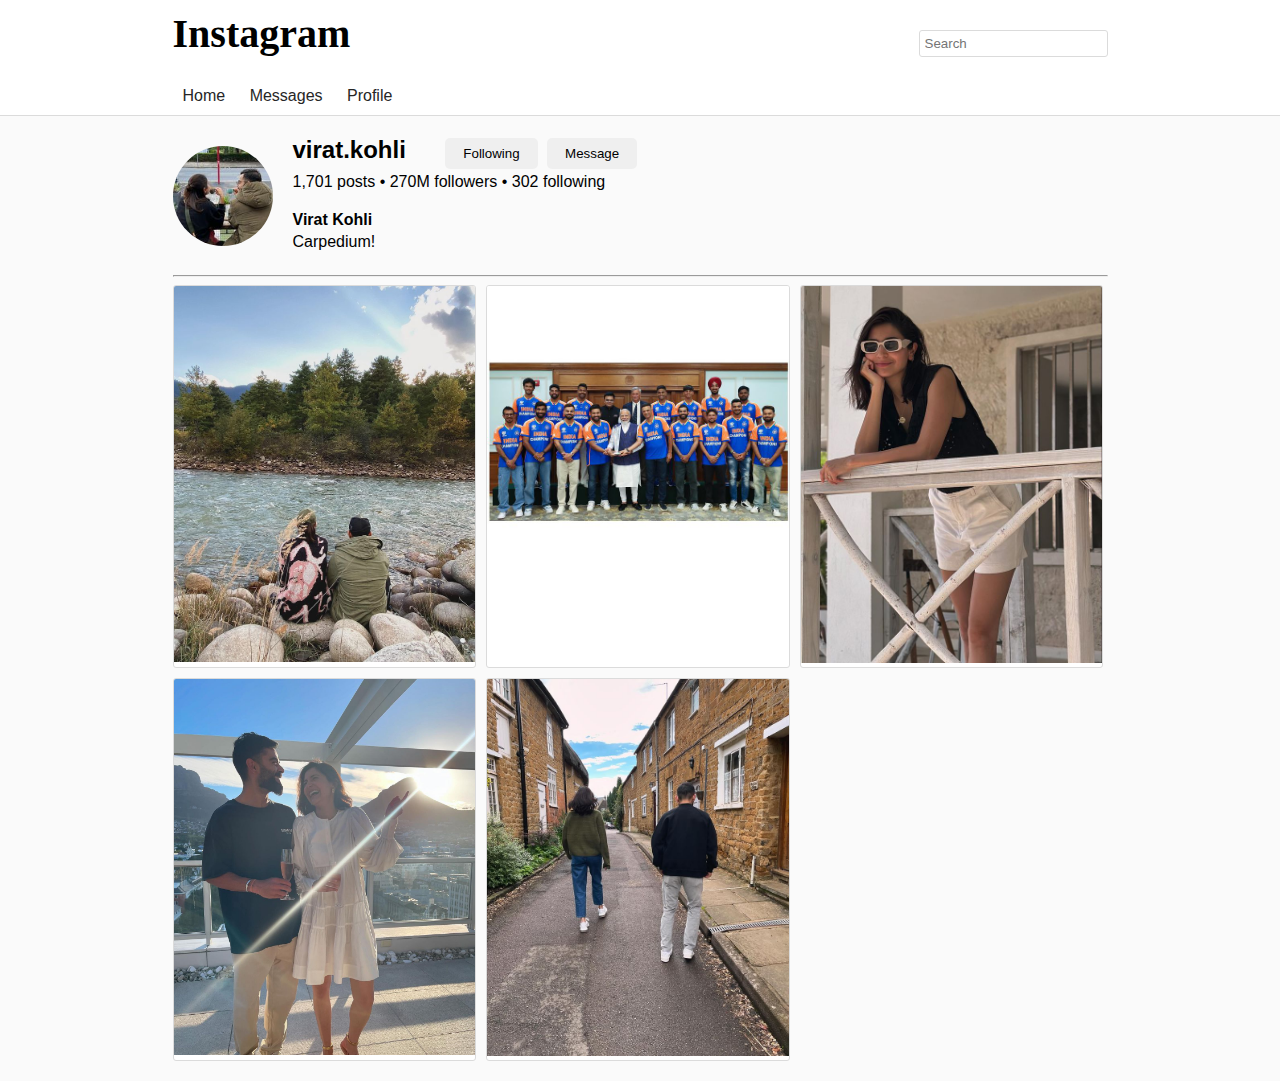
<file: index.html>
<!DOCTYPE html>
<html lang="en">

<head>
  <meta charset="UTF-8">
  <meta name="viewport" content="width=device-width, initial-scale=1.0">
  <title>Instagram Clone</title>
  <link rel="stylesheet" href="styles.css">
</head>

<body>
  <header>
    <div class="container">
      <div class="logo-box">
        <h1 class="logo">Instagram</h1>
        <input class="searchbox" type="text" placeholder="Search">
      </div>
      <nav>
        <a href="home.html">Home</a>
        <a href="#">Messages</a>
        <a href="index.html">Profile</a>
      </nav>
    </div>
  </header>

  <main>
    <div class="container">
      <div class="profile">
        <img src="image/profile-pic.jpg" alt="Profile Picture">
        <div class="profile-info">
          <h2>virat.kohli</h2>
          <button>Following</button>
          <button>Message</button>
          <p>1,701 posts • 270M followers • 302 following</p>
          <h4>Virat Kohli</h4>
          <p>Carpedium!</p>
        </div>
        
      </div>
      <hr>
      <div class="posts">
        <div class="post">
          <img src="image/post-0.jpg" alt="Post 0">
        </div>
        <div class="post">
          <img src="image/post-1.jpg" alt="Post 1">
        </div>
        <div class="post">
          <img src="image/post-2.jpg" alt="Post 2">
        </div>
        <div class="post">
          <img src="image/post-3.png" alt="Post 3">
        </div>
        <div class="post">
          <img src="image/post-4.jpg" alt="Post 4">
        </div>
      </div>
    </div>
  </main>
</body>

</html>
</file>
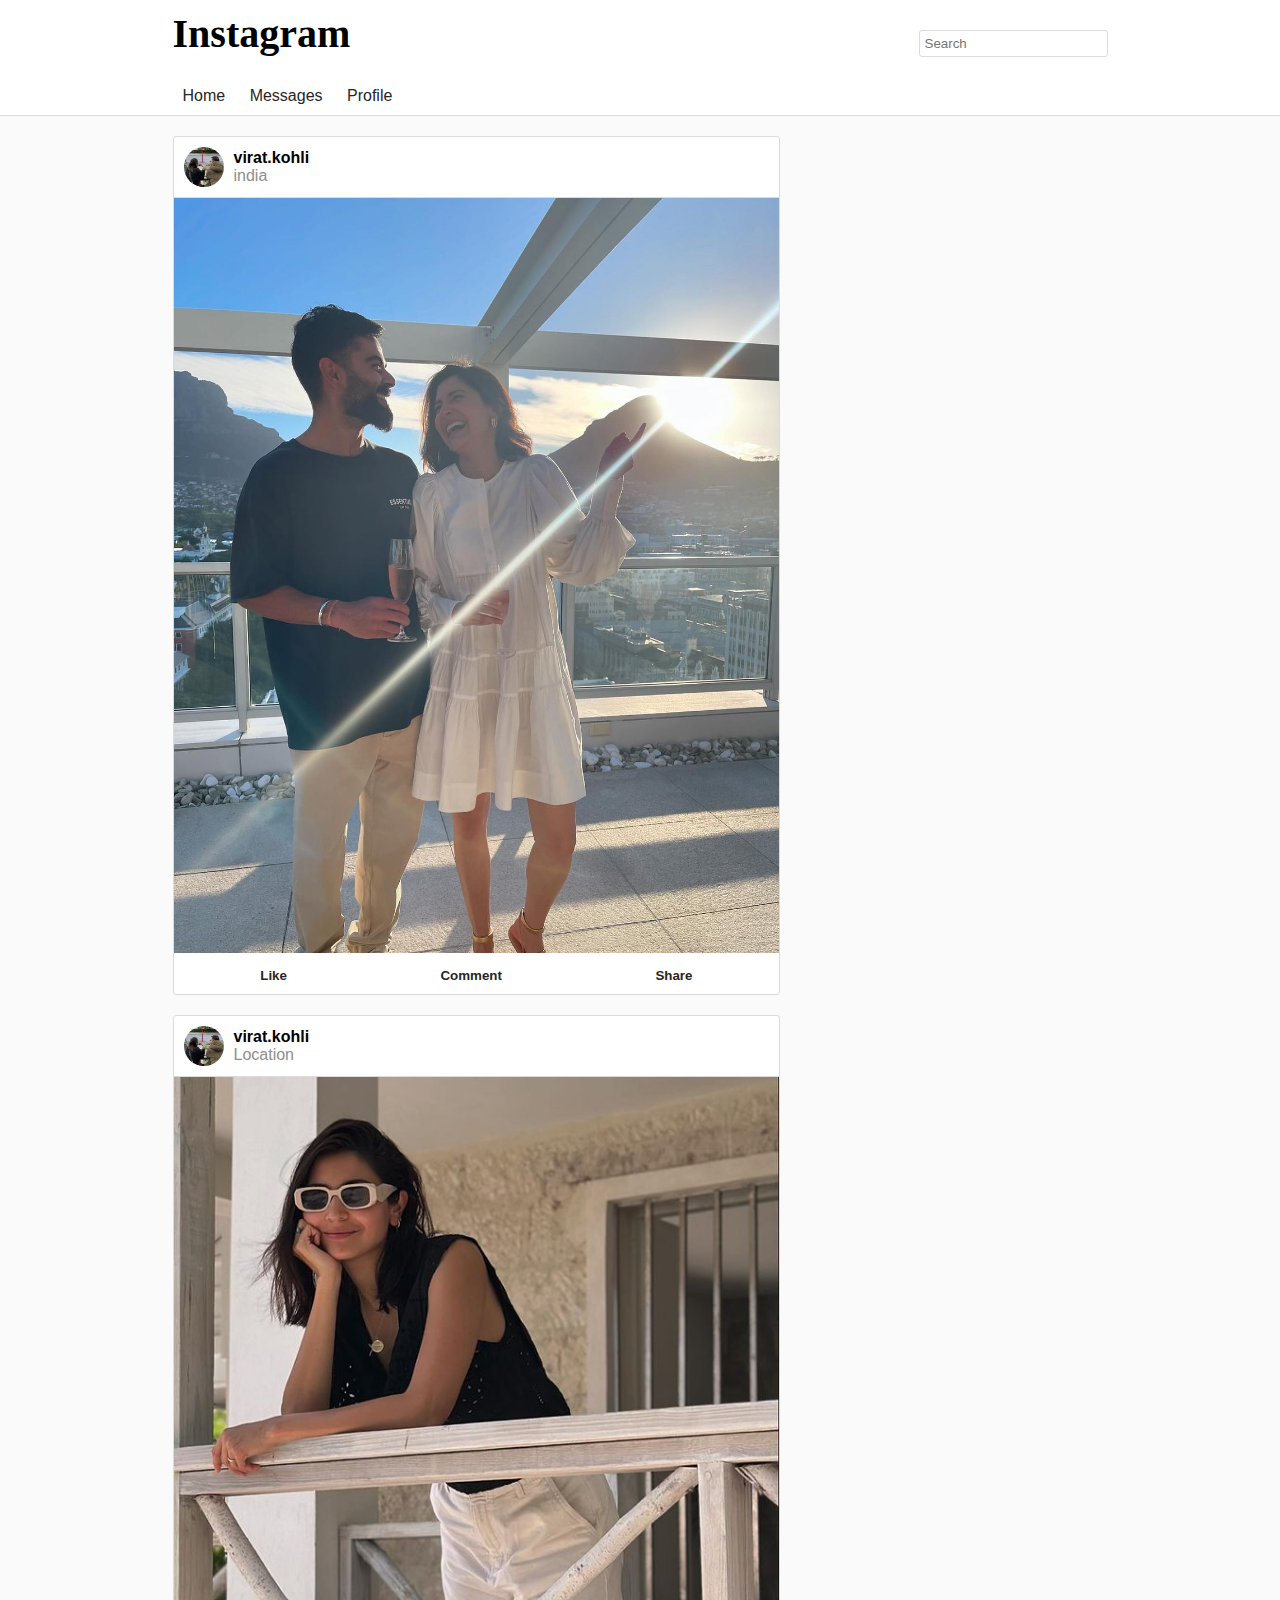
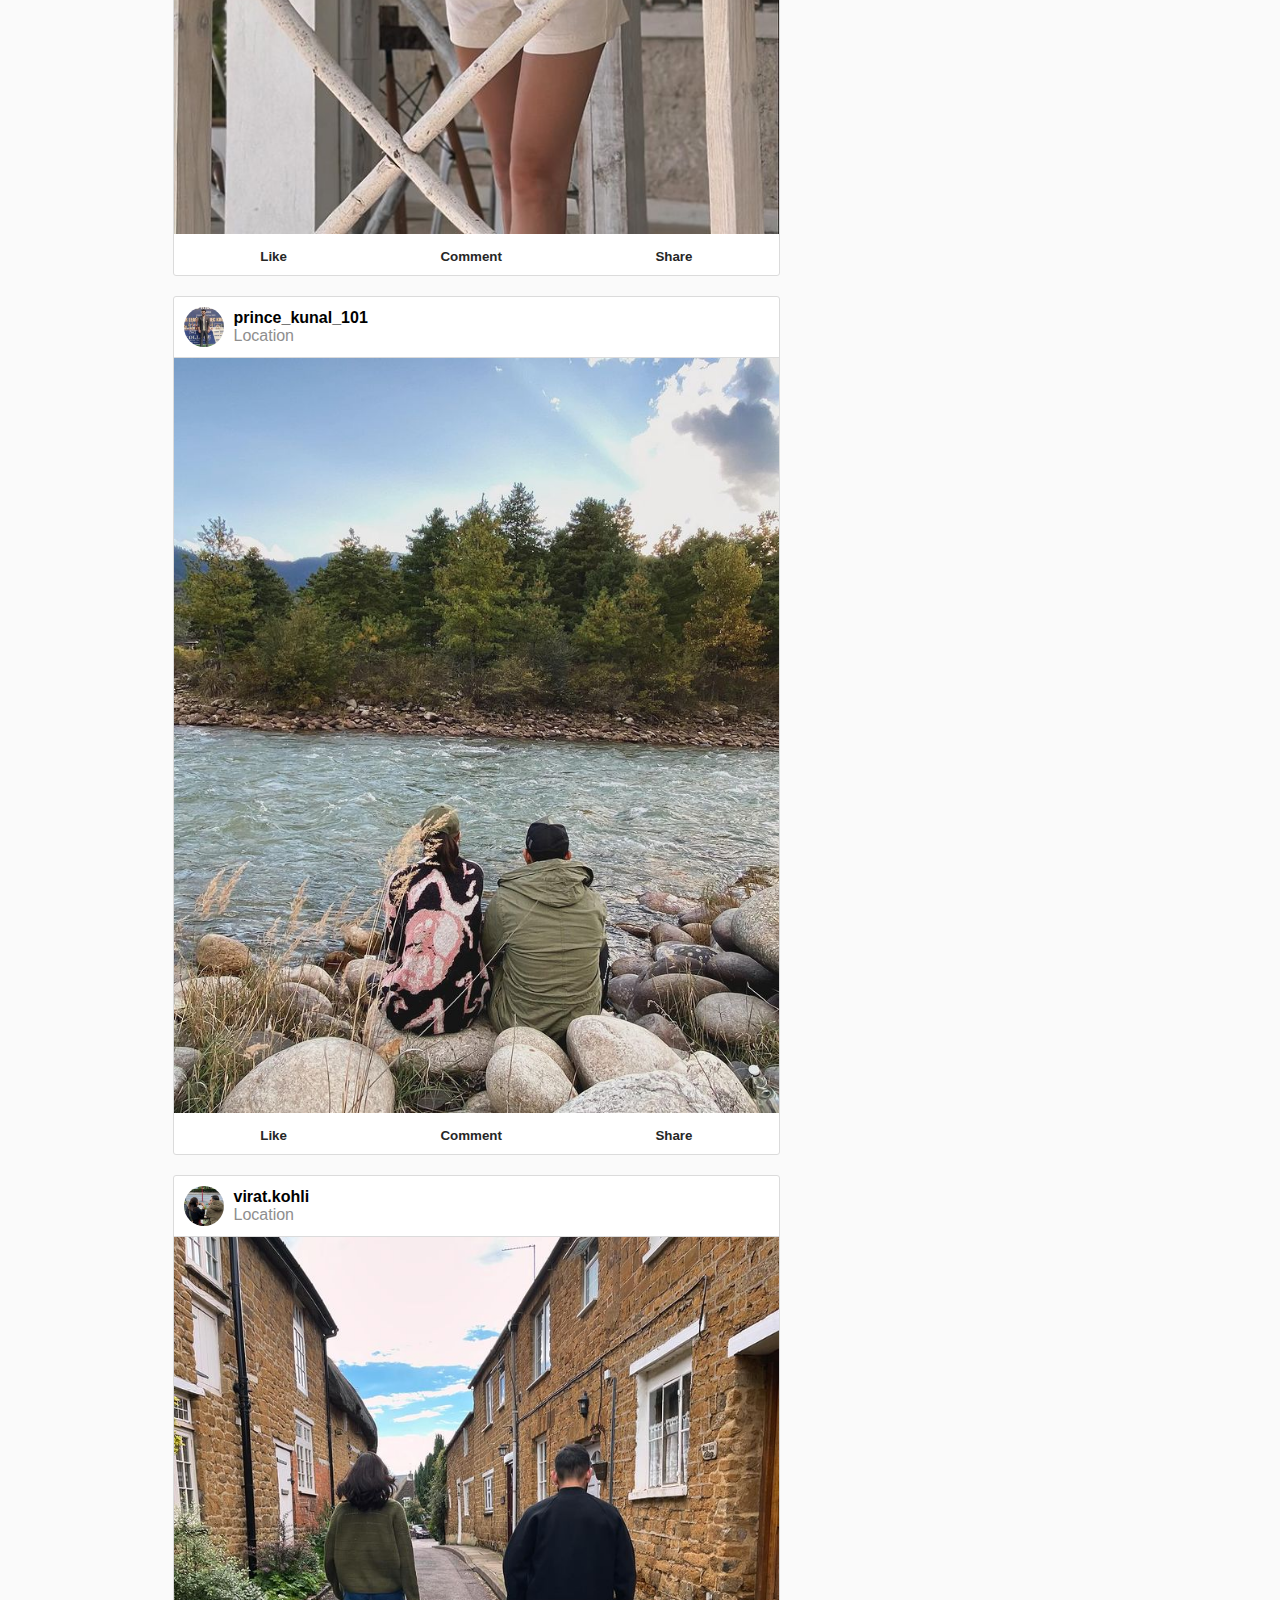
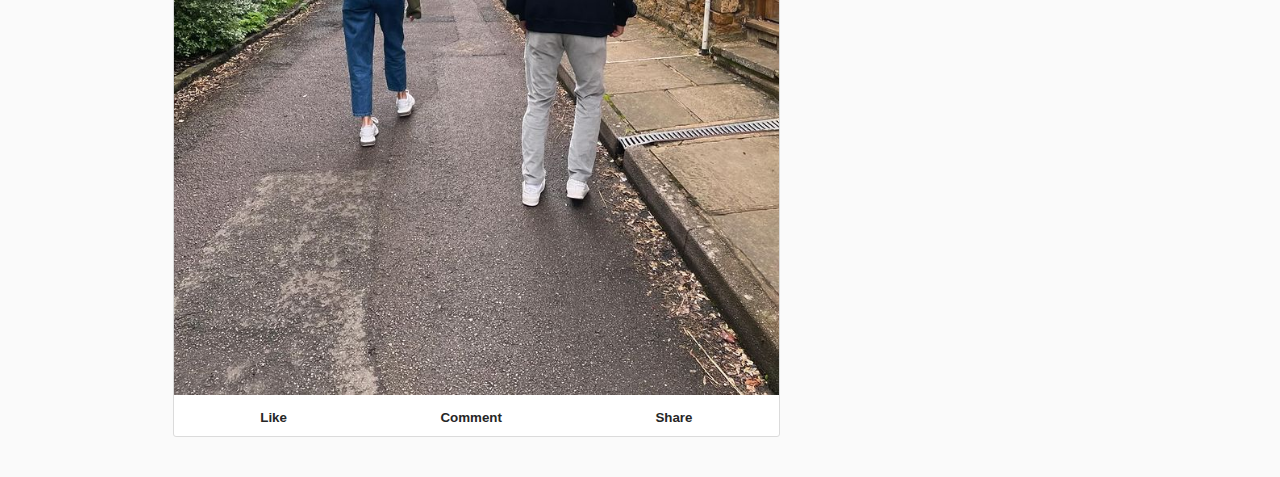
<file: home.html>
<!DOCTYPE html>
<html lang="en">

<head>
  <meta charset="UTF-8">
  <meta name="viewport" content="width=device-width, initial-scale=1.0">
  <title>Instagram Clone</title>
  <link rel="stylesheet" href="home.css" />
  <!-- <link rel="stylesheet" href="styles.css" /> -->
</head>

<body>
  <header>
    <div class="container">
      <div class="logo-box">
        <h1 class="logo">Instagram</h1>
        <input class="searchbox" type="text" placeholder="Search">
      </div>
      <nav>
        <a href="home.html">Home</a>
        <a href="#">Messages</a>
        <a href="index.html">Profile</a>
      </nav>
    </div>
  </header>


  <main>
    <div class="container">
      <div class="main-content">
        <div class="post">
          <div class="post-header">
            <img src="image/profile-pic.jpg" alt="User Avatar">
            <div class="user-info">
              <span class="username">virat.kohli</span>
              <span class="location">india</span>
            </div>
          </div>
          <img src="image/post-3.png" alt="Post Image" class="post-image">
          <div class="post-footer">
            <button>Like</button>
            <button>Comment</button>
            <button>Share</button>
          </div>
        </div>


        <div class="post">
          <div class="post-header">
            <img src="image/profile-pic.jpg" alt="User Avatar">
            <div class="user-info">
              <span class="username">virat.kohli</span>
              <span class="location">Location</span>
            </div>
          </div>
          <img src="image/post-2.jpg" alt="Post Image" class="post-image">
          <div class="post-footer">
            <button>Like</button>
            <button>Comment</button>
            <button>Share</button>
          </div>
        </div>


        <div class="post">
          <div class="post-header">
            <img src="image/profile-pic.png" alt="User Avatar">
            <div class="user-info">
              <span class="username">prince_kunal_101</span>
              <span class="location">Location</span>
            </div>
          </div>
          <img src="image/post-0.jpg" alt="Post Image" class="post-image">
          <div class="post-footer">
            <button>Like</button>
            <button>Comment</button>
            <button>Share</button>
          </div>
        </div>


        <div class="post">
          <div class="post-header">
            <img src="image/profile-pic.jpg" alt="User Avatar">
            <div class="user-info">
              <span class="username">virat.kohli</span>
              <span class="location">Location</span>
            </div>
          </div>
          <img src="image/post-4.jpg" alt="Post Image" class="post-image">
          <div class="post-footer">
            <button>Like</button>
            <button>Comment</button>
            <button>Share</button>
          </div>
        </div>


        <!-- Add more posts here -->
      </div>
<!--       
      <div class="sidebar">
        <div class="profile">
          <img src="image/profile-pic.png" alt="User Profile">
          <div class="profile-info">
            <span class="username">prince_kunal_101</span>
            <span class="name">Prince Kunal</span>
          </div>
        </div>
        <div class="suggestions">
          <span>Suggestions For You</span>
            Add suggestions here 

        </div>
      </div> -->
    </div>
  </main>
</body>

</html>
</file>
<file: styles.css>
body {
  font-family: Arial, sans-serif;
  margin: 0;
  padding: 0;
  background-color: #fafafa;
}

header {
  background-color: #fff;
  border-bottom: 1px solid #dbdbdb;
  padding: 10px 0;
}

.container {
  width: 90%;
  margin: 0 auto;
  max-width: 935px;
}
.logo-box{
  align-items: end;
  display:flex;
  justify-content: space-between;
  margin-bottom: 30px;
}
.logo {
  font-family: 'Billabong', cursive;
  font-size: 2.5em;
  margin: 0;
  
}



input[type="text"] {
  padding: 5px;
  border: 1px solid #dbdbdb;
  border-radius: 3px;
}

nav a {
  margin: 0 10px;
  text-decoration: none;
  color: #262626;
}

main {
  padding: 20px 0;
}

.profile {
  display: flex;
  align-items: center;
  margin-bottom: 20px;
}

.profile img {
  border-radius: 50%;
  width: 100px;
  height: 100px;
  margin-right: 20px;
}

.profile-info h2 {
  margin: 0;
  display: inline;
  margin-right: 30px;
}

.profile-info button {
  margin-left: 5px;
  border: none;
  padding: 8px 18px;
  border-radius: 5px;
  cursor: pointer;
}

.profile-info h4 {
  margin-top: 20px;
  margin-bottom: 0;
  font-weight: 600;

}

.profile-info p {
  margin: 4px 0;
}

.posts {
  display: flex;
  flex-wrap: wrap;
  gap: 10px;
}

.post {
  width: calc(33.333% - 10px);
  background-color: #fff;
  border: 1px solid #dbdbdb;
  border-radius: 3px;
  overflow: hidden;
}

.post img {
  width: 100%;
  height: auto;
}
</file>
<file: home.css>
body {
  font-family: Arial, sans-serif;
  background-color: #fafafa;
  margin: 0;
  padding: 0;
}

header {
  background-color: #fff;
  border-bottom: 1px solid #dbdbdb;
  padding: 10px 0;
}

.container {
  width: 90%;
  margin: 0 auto;
  max-width: 935px;
  
}
.logo-box{
  align-items: end;
  display:flex;
  justify-content: space-between;
  margin-bottom: 30px;
}
.logo {
  font-family: 'Billabong', cursive;
  font-size: 2.5em;
  margin: 0;
  
}



input[type="text"] {
  padding: 5px;
  border: 1px solid #dbdbdb;
  border-radius: 3px;
}

nav a {
  margin: 0 10px;
  text-decoration: none;
  color: #262626;
}
main {
  padding: 20px 0;
}

.main-content {
  width: 65%;
  
}



.post {
  background-color: #fff;
  border: 1px solid #dbdbdb;
  margin-bottom: 20px;
  border-radius: 3px;
}

.post-header, .post-footer {
  padding: 10px;
  display: flex;
  align-items: center;
}

.post-header {
  border-bottom: 1px solid #dbdbdb;
}

.post-header img {
  border-radius: 50%;
  height: 40px;
  width: 40px;
  margin-right: 10px;
}

.user-info .username {
  font-weight: bold;
}

.user-info .location {
  display: block;
  color: #8e8e8e;
}

.post-image {
  width: 100%;
}

.post-footer {
  padding: 10px;
  display: flex;
  justify-content: space-around;
}

.post-footer button {
  background-color: transparent;
  border: none;
  color: #262626;
  font-weight: bold;
  cursor: pointer;
}

.post-footer button:hover {
  color: #0095f6;
}

.profile {
  display: flex;
  align-items: center;
  margin-bottom: 20px;
}

.profile img {
  border-radius: 50%;
  height: 60px;
  width: 60px;
  margin-right: 10px;
}

.profile-info .username {
  font-weight: bold;
}

.profile-info .name {
  color: #8e8e8e;
}
</file>
